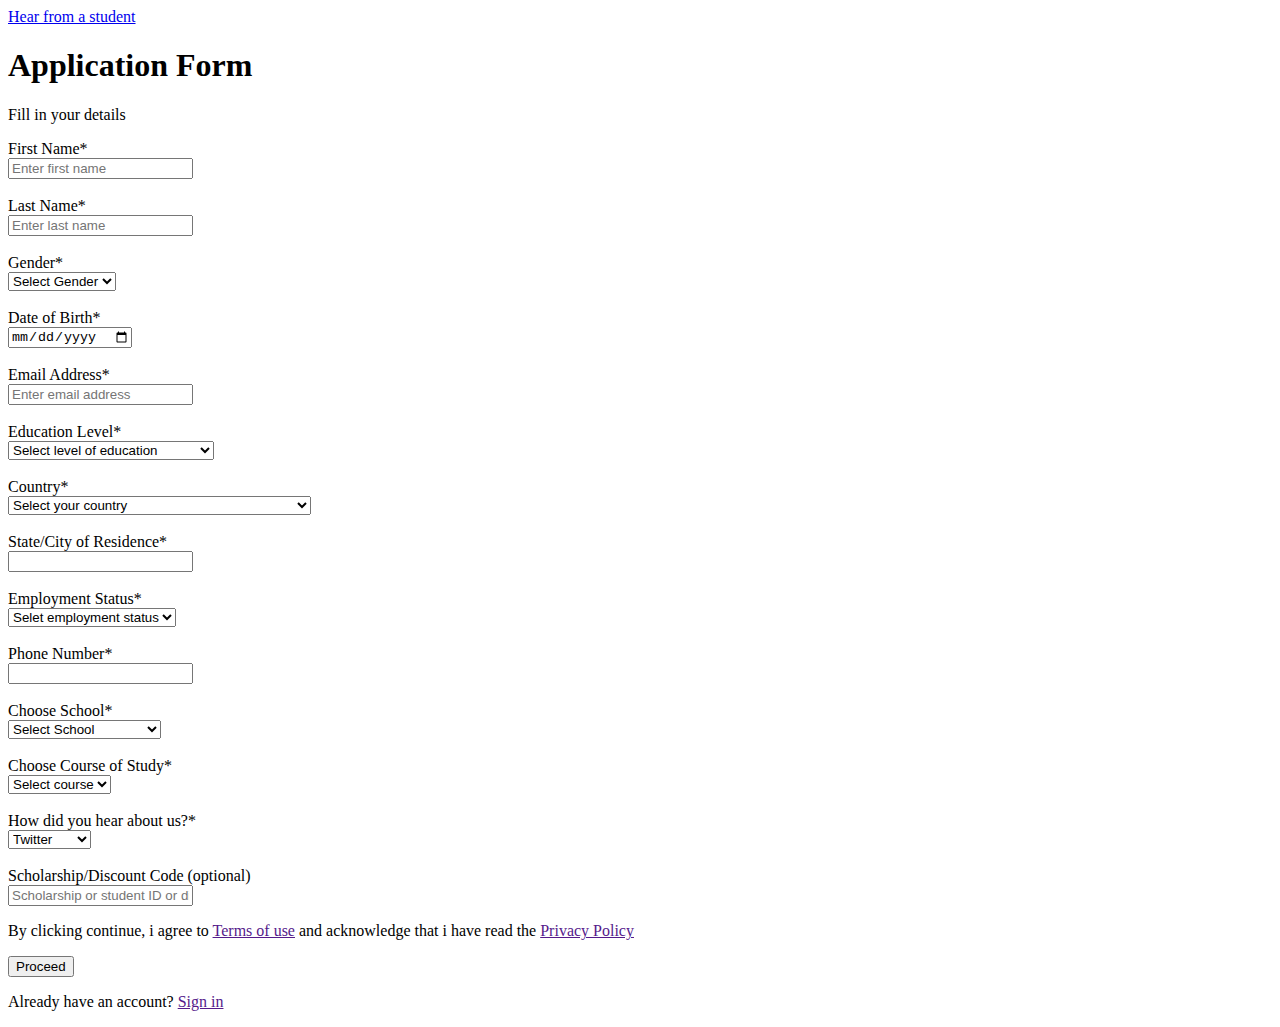
<file: Assignment-1/index.html>
<!DOCTYPE html>
<html lang="en">
  <head>
    <meta charset="UTF-8" />
    <meta http-equiv="X-UA-Compatible" content="IE=edge" />
    <meta name="viewport" content="width=device-width, initial-scale=1.0" />
    <meta name="description" content="Sign Up for AltSchool" />
    <title>Unlock Your Potential With AltSchool Africa - Sign up Now!</title>
  </head>

  <body>

    <a href="essay.html">Hear from a student</a>
    <h1>Application Form</h1>
    <p>Fill in your details</p>

    <form action="">
      <label for="firstName">First Name*</label><br />
      <input
        type="text"
        name="firstName"
        id="firstName"
        placeholder="Enter first name"
      /><br /><br />
      <label for="last-name">Last Name*</label><br />
      <input
        type="text"
        name="lastName"
        id="last-name"
        placeholder="Enter last name"
      /><br /><br />
      <label for="select-gender">Gender*</label><br />
      <select name="gender" id="select-gender">
        <option value="">Select Gender</option>
        <option value="female">Female</option>
        <option value="male">Male</option></select
      ><br /><br />
      <label for="dateOfBirth">Date of Birth*</label><br />
      <input type="date" name="dateOfBirth" id="dateOfBirth" /><br /><br />
      <label for="email">Email Address*</label><br />
      <input
        type="email"
        name="email"
        id="email"
        placeholder="Enter email address"
      /><br /><br />
      <label for="education-level">Education Level*</label><br />
      <select name="level" id="education-level">
        <option value="">Select level of education</option>
        <option value="Bsc">Bsc</option>
        <option value="Msc">Msc</option>
        <option value="Diploma">Diploma</option>
        <option value="Doctorate(PhD)">Doctorate(PhD)</option>
        <option value="High School/Secondary School">
          High School/Secondary School
        </option>
        <option value="Undergraduate">Undergraduate</option>
        <option value="Junior/Middle School">Junior/Middle School</option>
        <option value="Postgraduate">Postgraduate</option></select
      ><br /><br />
      <label for="country">Country*</label><br />
      <select id="country" name="select-country">
        <option>Select your country</option>
        <option value="AF">Afghanistan</option>
        <option value="AX">Aland Islands</option>
        <option value="AL">Albania</option>
        <option value="DZ">Algeria</option>
        <option value="AS">American Samoa</option>
        <option value="AD">Andorra</option>
        <option value="AO">Angola</option>
        <option value="AI">Anguilla</option>
        <option value="AQ">Antarctica</option>
        <option value="AG">Antigua and Barbuda</option>
        <option value="AR">Argentina</option>
        <option value="AM">Armenia</option>
        <option value="AW">Aruba</option>
        <option value="AU">Australia</option>
        <option value="AT">Austria</option>
        <option value="AZ">Azerbaijan</option>
        <option value="BS">Bahamas</option>
        <option value="BH">Bahrain</option>
        <option value="BD">Bangladesh</option>
        <option value="BB">Barbados</option>
        <option value="BY">Belarus</option>
        <option value="BE">Belgium</option>
        <option value="BZ">Belize</option>
        <option value="BJ">Benin</option>
        <option value="BM">Bermuda</option>
        <option value="BT">Bhutan</option>
        <option value="BO">Bolivia</option>
        <option value="BQ">Bonaire, Sint Eustatius and Saba</option>
        <option value="BA">Bosnia and Herzegovina</option>
        <option value="BW">Botswana</option>
        <option value="BV">Bouvet Island</option>
        <option value="BR">Brazil</option>
        <option value="IO">British Indian Ocean Territory</option>
        <option value="BN">Brunei Darussalam</option>
        <option value="BG">Bulgaria</option>
        <option value="BF">Burkina Faso</option>
        <option value="BI">Burundi</option>
        <option value="KH">Cambodia</option>
        <option value="CM">Cameroon</option>
        <option value="CA">Canada</option>
        <option value="CV">Cape Verde</option>
        <option value="KY">Cayman Islands</option>
        <option value="CF">Central African Republic</option>
        <option value="TD">Chad</option>
        <option value="CL">Chile</option>
        <option value="CN">China</option>
        <option value="CX">Christmas Island</option>
        <option value="CC">Cocos (Keeling) Islands</option>
        <option value="CO">Colombia</option>
        <option value="KM">Comoros</option>
        <option value="CG">Congo</option>
        <option value="CD">Congo, Democratic Republic of the Congo</option>
        <option value="CK">Cook Islands</option>
        <option value="CR">Costa Rica</option>
        <option value="CI">Cote D'Ivoire</option>
        <option value="HR">Croatia</option>
        <option value="CU">Cuba</option>
        <option value="CW">Curacao</option>
        <option value="CY">Cyprus</option>
        <option value="CZ">Czech Republic</option>
        <option value="DK">Denmark</option>
        <option value="DJ">Djibouti</option>
        <option value="DM">Dominica</option>
        <option value="DO">Dominican Republic</option>
        <option value="EC">Ecuador</option>
        <option value="EG">Egypt</option>
        <option value="SV">El Salvador</option>
        <option value="GQ">Equatorial Guinea</option>
        <option value="ER">Eritrea</option>
        <option value="EE">Estonia</option>
        <option value="ET">Ethiopia</option>
        <option value="FK">Falkland Islands (Malvinas)</option>
        <option value="FO">Faroe Islands</option>
        <option value="FJ">Fiji</option>
        <option value="FI">Finland</option>
        <option value="FR">France</option>
        <option value="GF">French Guiana</option>
        <option value="PF">French Polynesia</option>
        <option value="TF">French Southern Territories</option>
        <option value="GA">Gabon</option>
        <option value="GM">Gambia</option>
        <option value="GE">Georgia</option>
        <option value="DE">Germany</option>
        <option value="GH">Ghana</option>
        <option value="GI">Gibraltar</option>
        <option value="GR">Greece</option>
        <option value="GL">Greenland</option>
        <option value="GD">Grenada</option>
        <option value="GP">Guadeloupe</option>
        <option value="GU">Guam</option>
        <option value="GT">Guatemala</option>
        <option value="GG">Guernsey</option>
        <option value="GN">Guinea</option>
        <option value="GW">Guinea-Bissau</option>
        <option value="GY">Guyana</option>
        <option value="HT">Haiti</option>
        <option value="HM">Heard Island and Mcdonald Islands</option>
        <option value="VA">Holy See (Vatican City State)</option>
        <option value="HN">Honduras</option>
        <option value="HK">Hong Kong</option>
        <option value="HU">Hungary</option>
        <option value="IS">Iceland</option>
        <option value="IN">India</option>
        <option value="ID">Indonesia</option>
        <option value="IR">Iran, Islamic Republic of</option>
        <option value="IQ">Iraq</option>
        <option value="IE">Ireland</option>
        <option value="IM">Isle of Man</option>
        <option value="IL">Israel</option>
        <option value="IT">Italy</option>
        <option value="JM">Jamaica</option>
        <option value="JP">Japan</option>
        <option value="JE">Jersey</option>
        <option value="JO">Jordan</option>
        <option value="KZ">Kazakhstan</option>
        <option value="KE">Kenya</option>
        <option value="KI">Kiribati</option>
        <option value="KP">Korea, Democratic People's Republic of</option>
        <option value="KR">Korea, Republic of</option>
        <option value="XK">Kosovo</option>
        <option value="KW">Kuwait</option>
        <option value="KG">Kyrgyzstan</option>
        <option value="LA">Lao People's Democratic Republic</option>
        <option value="LV">Latvia</option>
        <option value="LB">Lebanon</option>
        <option value="LS">Lesotho</option>
        <option value="LR">Liberia</option>
        <option value="LY">Libyan Arab Jamahiriya</option>
        <option value="LI">Liechtenstein</option>
        <option value="LT">Lithuania</option>
        <option value="LU">Luxembourg</option>
        <option value="MO">Macao</option>
        <option value="MK">Macedonia, the Former Yugoslav Republic of</option>
        <option value="MG">Madagascar</option>
        <option value="MW">Malawi</option>
        <option value="MY">Malaysia</option>
        <option value="MV">Maldives</option>
        <option value="ML">Mali</option>
        <option value="MT">Malta</option>
        <option value="MH">Marshall Islands</option>
        <option value="MQ">Martinique</option>
        <option value="MR">Mauritania</option>
        <option value="MU">Mauritius</option>
        <option value="YT">Mayotte</option>
        <option value="MX">Mexico</option>
        <option value="FM">Micronesia, Federated States of</option>
        <option value="MD">Moldova, Republic of</option>
        <option value="MC">Monaco</option>
        <option value="MN">Mongolia</option>
        <option value="ME">Montenegro</option>
        <option value="MS">Montserrat</option>
        <option value="MA">Morocco</option>
        <option value="MZ">Mozambique</option>
        <option value="MM">Myanmar</option>
        <option value="NA">Namibia</option>
        <option value="NR">Nauru</option>
        <option value="NP">Nepal</option>
        <option value="NL">Netherlands</option>
        <option value="AN">Netherlands Antilles</option>
        <option value="NC">New Caledonia</option>
        <option value="NZ">New Zealand</option>
        <option value="NI">Nicaragua</option>
        <option value="NE">Niger</option>
        <option value="NG">Nigeria</option>
        <option value="NU">Niue</option>
        <option value="NF">Norfolk Island</option>
        <option value="MP">Northern Mariana Islands</option>
        <option value="NO">Norway</option>
        <option value="OM">Oman</option>
        <option value="PK">Pakistan</option>
        <option value="PW">Palau</option>
        <option value="PS">Palestinian Territory, Occupied</option>
        <option value="PA">Panama</option>
        <option value="PG">Papua New Guinea</option>
        <option value="PY">Paraguay</option>
        <option value="PE">Peru</option>
        <option value="PH">Philippines</option>
        <option value="PN">Pitcairn</option>
        <option value="PL">Poland</option>
        <option value="PT">Portugal</option>
        <option value="PR">Puerto Rico</option>
        <option value="QA">Qatar</option>
        <option value="RE">Reunion</option>
        <option value="RO">Romania</option>
        <option value="RU">Russian Federation</option>
        <option value="RW">Rwanda</option>
        <option value="BL">Saint Barthelemy</option>
        <option value="SH">Saint Helena</option>
        <option value="KN">Saint Kitts and Nevis</option>
        <option value="LC">Saint Lucia</option>
        <option value="MF">Saint Martin</option>
        <option value="PM">Saint Pierre and Miquelon</option>
        <option value="VC">Saint Vincent and the Grenadines</option>
        <option value="WS">Samoa</option>
        <option value="SM">San Marino</option>
        <option value="ST">Sao Tome and Principe</option>
        <option value="SA">Saudi Arabia</option>
        <option value="SN">Senegal</option>
        <option value="RS">Serbia</option>
        <option value="CS">Serbia and Montenegro</option>
        <option value="SC">Seychelles</option>
        <option value="SL">Sierra Leone</option>
        <option value="SG">Singapore</option>
        <option value="SX">Sint Maarten</option>
        <option value="SK">Slovakia</option>
        <option value="SI">Slovenia</option>
        <option value="SB">Solomon Islands</option>
        <option value="SO">Somalia</option>
        <option value="ZA">South Africa</option>
        <option value="GS">South Georgia and the South Sandwich Islands</option>
        <option value="SS">South Sudan</option>
        <option value="ES">Spain</option>
        <option value="LK">Sri Lanka</option>
        <option value="SD">Sudan</option>
        <option value="SR">Suriname</option>
        <option value="SJ">Svalbard and Jan Mayen</option>
        <option value="SZ">Swaziland</option>
        <option value="SE">Sweden</option>
        <option value="CH">Switzerland</option>
        <option value="SY">Syrian Arab Republic</option>
        <option value="TW">Taiwan, Province of China</option>
        <option value="TJ">Tajikistan</option>
        <option value="TZ">Tanzania, United Republic of</option>
        <option value="TH">Thailand</option>
        <option value="TL">Timor-Leste</option>
        <option value="TG">Togo</option>
        <option value="TK">Tokelau</option>
        <option value="TO">Tonga</option>
        <option value="TT">Trinidad and Tobago</option>
        <option value="TN">Tunisia</option>
        <option value="TR">Turkey</option>
        <option value="TM">Turkmenistan</option>
        <option value="TC">Turks and Caicos Islands</option>
        <option value="TV">Tuvalu</option>
        <option value="UG">Uganda</option>
        <option value="UA">Ukraine</option>
        <option value="AE">United Arab Emirates</option>
        <option value="GB">United Kingdom</option>
        <option value="US">United States</option>
        <option value="UM">United States Minor Outlying Islands</option>
        <option value="UY">Uruguay</option>
        <option value="UZ">Uzbekistan</option>
        <option value="VU">Vanuatu</option>
        <option value="VE">Venezuela</option>
        <option value="VN">Viet Nam</option>
        <option value="VG">Virgin Islands, British</option>
        <option value="VI">Virgin Islands, U.s.</option>
        <option value="WF">Wallis and Futuna</option>
        <option value="EH">Western Sahara</option>
        <option value="YE">Yemen</option>
        <option value="ZM">Zambia</option>
        <option value="ZW">Zimbabwe</option></select
      ><br /><br />
      <label for="cityOfResidence">State/City of Residence*</label><br />
      <input
        type="text"
        name="cityOfResidence"
        id="cityOfResidence"
      /><br /><br />
      <label for="employment-status">Employment Status*</label><br />
      <select name="employment" id="employment-status">
        <option value="">Selet employment status</option>
        <option value="employed">employed</option>
        <option value="unemployed">unemployed</option>
        <option value="self-employed">self-employed</option></select
      ><br /><br />
      <label for="phoneNumber">Phone Number*</label><br />
      <input type="number" name="phoneNumber" id="phoneNumber" /><br /><br />
      <label for="choose-school">Choose School*</label><br />
      <select name="school" id="choose-school">
        <option value="">Select School</option>
        <option value="schoolOfEngineering">School of Engineering</option>
        <option value="schoolOfData">School of Data</option>
        <option value="schoolOfProduct">School of Product</option></select
      ><br /><br />
      <label for="choose-course">Choose Course of Study*</label><br />
      <select name="course" id="choose-course">
        <option value="selectCourse">Select course</option></select
      ><br /><br />
      <label for="select-channel">How did you hear about us?*</label><br />
      <select name="channel" id="select-channel">
        <option value="twitter">Twitter</option>
        <option value="facebook">Facebook</option>
        <option value="linkedin">Linkedin</option>
        <option value="youtube">YouTube</option>
        <option value="whatsapp">Whatsapp</option>
        <option value="friend">Friend</option>
        <option value="billboard">Billboard</option>
        <option value="instagram">Instagram</option>
        <option value="other">Other</option></select
      ><br /><br />
      <label for="discountCode">Scholarship/Discount Code (optional)</label
      ><br />
      <input
        type="text"
        name="discountCode"
        id="discountCode"
        placeholder="Scholarship or student ID or discount codes"
      />
    </form>

    <p>
      By clicking continue, i agree to <a href="">Terms of use</a> and
      acknowledge that i have read the <a href="">Privacy Policy</a>
    </p>
    <button type="submit">Proceed</button>
    <p>Already have an account? <a href="">Sign in</a></p>
  </body>
</html>
</file>
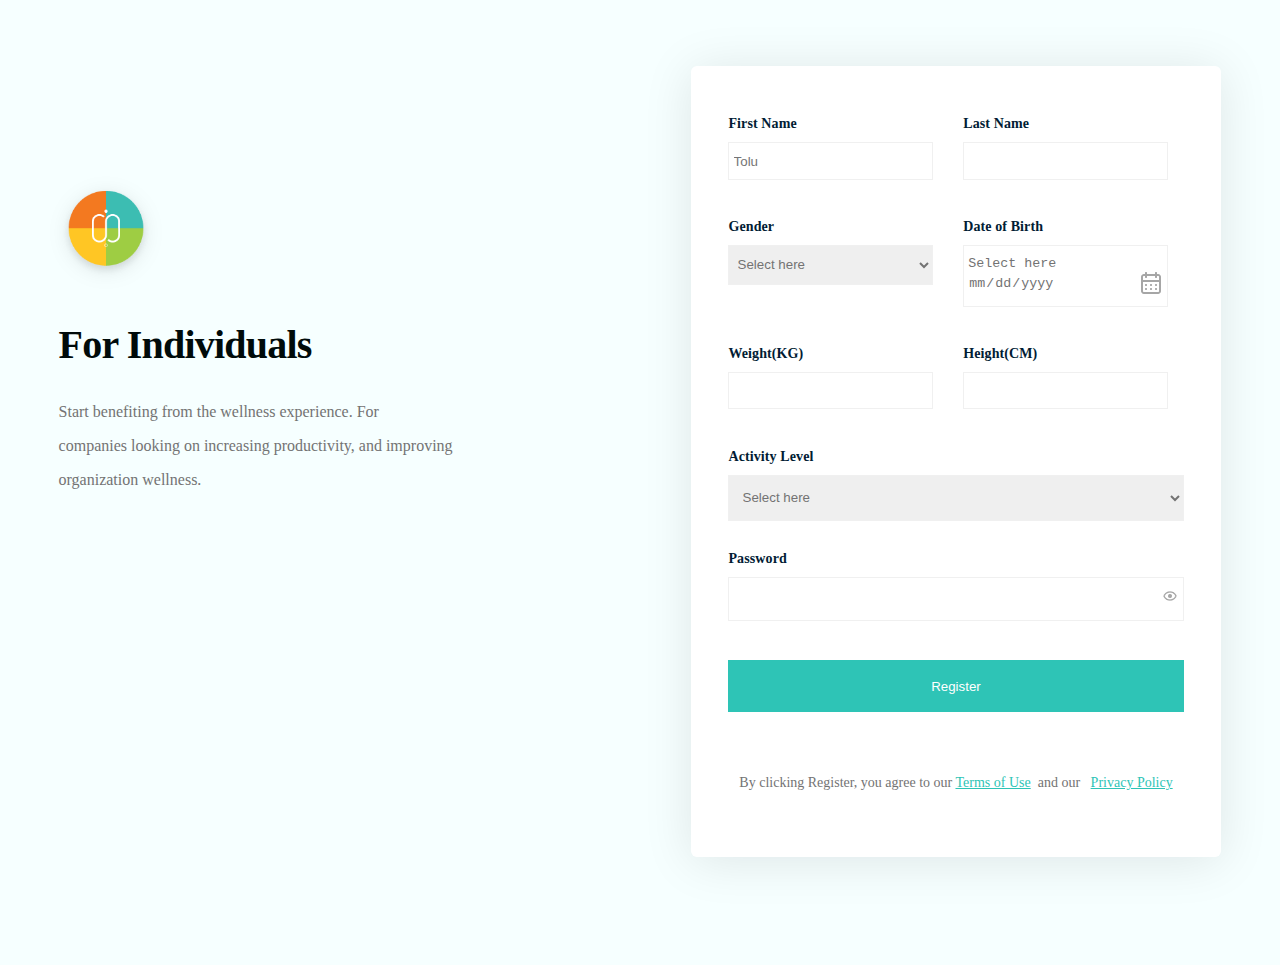
<file: Assignment-2/index.html>
<!DOCTYPE html>
<html lang="en">
  <head>
    <meta charset="UTF-8" />
    <meta name="viewport" content="width=device-width, initial-scale=1.0" />
    <meta name="description" content="Sign up to start your productivity and wellness journey">

    <link rel="stylesheet" href="styles.css" />

    <title>The Wellness Experience</title>
  </head>

  <body>
    <div class="container">
      <section class="details-section">
        <img src="images/Logo.png" alt="" class="logo-img" />
        <h2 class="details-header">For Individuals</h2>
        <div class="details-text">
          <p>Start benefiting from the wellness experience. For</p>
          <p>companies looking on increasing productivity, and improving</p>
          <p>organization wellness.</p>
        </div>
        <div class="details-text-hidden">
          <p>Inspiring wholesome harmony for the mind,</p>
          <p>body and spirit, for everyone, everywhere.</p>
        </div>
      </section>

      <section class="sign-up-section">
        <div
          class="names-section sign-up-section-items sign-up-section-items-grid section-items-margin"
        >
          <div class="first-name">
            <label for="first-name" class="first-name-label sign-up-label"
              >First Name</label
            >
            <input
              type="text"
              name="first-name"
              id="first-name"
              placeholder="Tolu"
              class="first-name-input top-grid-input"
            />
          </div>
          <div class="last-name">
            <label for="last-name" class="last-name-label sign-up-label label-mobile"
              >Last Name</label
            >
            <input
              type="text"
              name="last-name"
              id="last-name"
              class="last-name-input top-grid-input"
            />
          </div>
        </div>
        <div
          class="gender-and-DOB sign-up-section-items sign-up-section-items-grid section-items-margin"
        >
          <div class="gender">
            <label for="gender-select" class="sign-up-label">Gender</label>
            <select name="gender" id="gender-select" class="top-grid-input">
              <option value="">Select here</option>
              <option value="female">Female</option>
              <option value="male">Male</option>
              <option value="other">Other</option>
            </select>
          </div>
          <div class="dob">
            <label for="dob" class="sign-up-label label-mobile">Date of Birth</label>
            <input
              type="date"
              name=""
              id="dob"
              placeholder="Select here"
              class="top-grid-input"
            />
          </div>
        </div>
        <div
          class="weight-and-height sign-up-section-items sign-up-section-items-grid section-items-margin"
        >
          <div class="weight">
            <label for="weight" class="sign-up-label">Weight(KG)</label>
            <input
              type="number"
              name="weight"
              id="weight"
              class="top-grid-input"
            />
          </div>
          <div class="height">
            <label for="height" class="sign-up-label label-mobile">Height(CM)</label>
            <input
              type="number"
              name="height"
              id="height"
              class="top-grid-input"
            />
          </div>
        </div>
        <div
          class="activity-level-and-password sign-up-section-items section-items-margin"
        >
          <div class="activity-level">
            <label for="activity-level-select" class="sign-up-label"
              >Activity Level</label
            >
            <select
              name="activity-level"
              id="activity-level-select"
              class="bottom-grid-input activity-level-select"
            >
              <option value="">Select here</option>
              <option value="low">Low</option>
              <option value="moderate">Moderate</option>
              <option value="high">High</option>
            </select>
          </div>
          <div class="password section-items-margin">
            <label for="password" class="sign-up-label">Password</label>
            <input
              type="password"
              name="password"
              id="password"
              class="bottom-grid-input"
            />
          </div>
        </div>
        <div class="sign-up-button">
          <button type="submit">Register</button>
        </div>
        <div class="footer">
          <p class="top-grid-input">
            By clicking Register, you agree to our
            <a href="/" class="footer-link">Terms of Use</a
            ><span>&nbsp;&nbsp;</span><span>and our &nbsp;</span>
            <a href="/" class="footer-link"> Privacy Policy</a>
          </p>
        </div>
      </section>
    </div>
  </body>
</html>
</file>
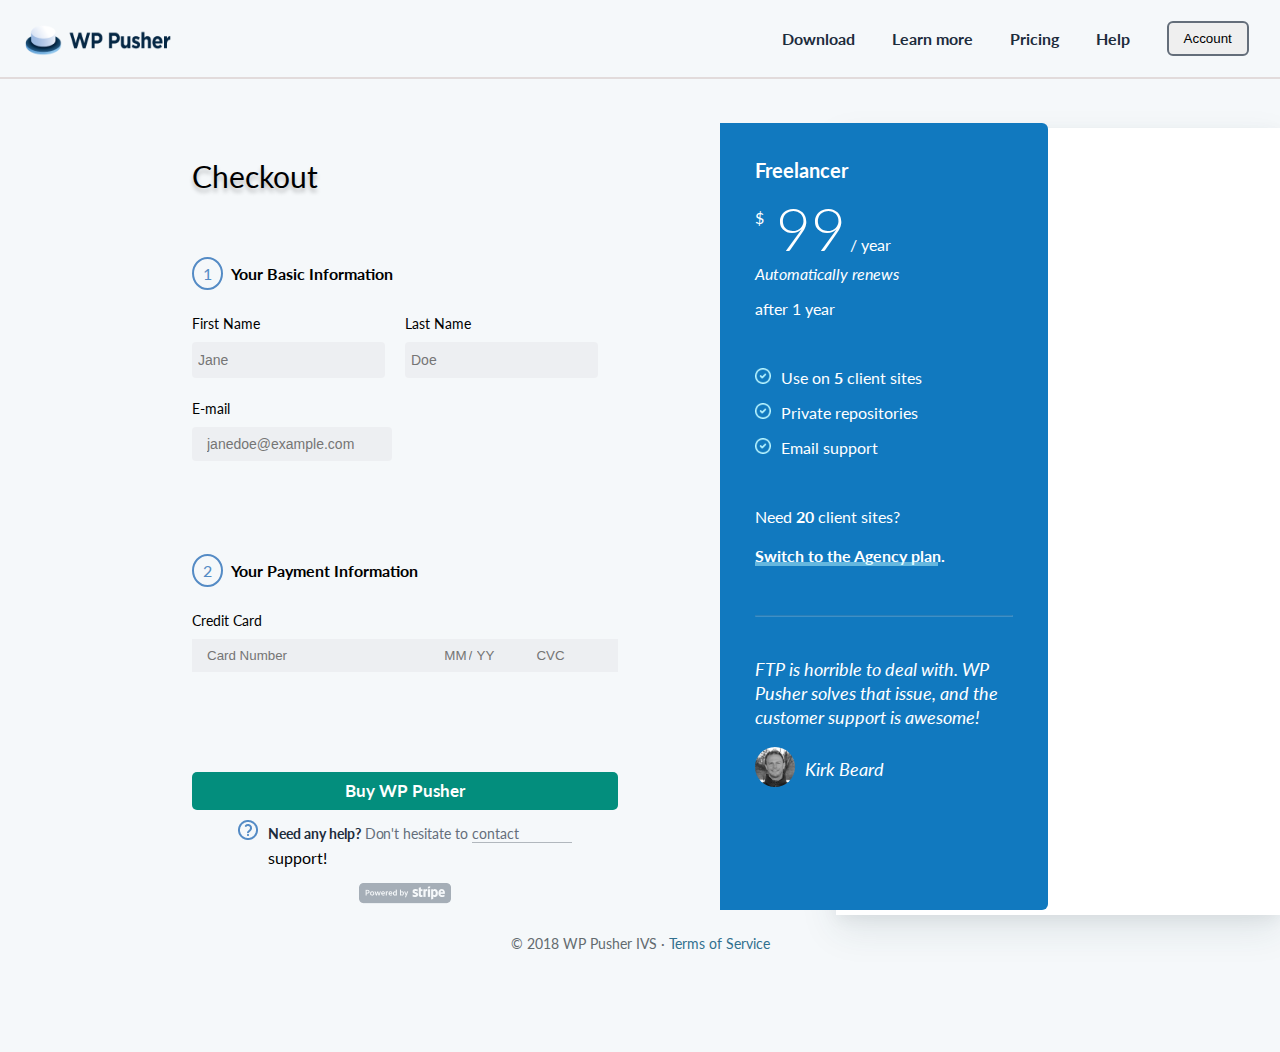
<file: Assignment-3/index.html>
<!DOCTYPE html>
<html lang="en">

<head>
    <meta charset="UTF-8">
    <meta name="viewport" content="width=device-width, initial-scale=1.0">
    <meta name="description" content="Sign Up for WP Pusher">
    <title>WP Pusher</title>

    <link rel="preconnect" href="https://fonts.googleapis.com">
    <link rel="preconnect" href="https://fonts.gstatic.com" crossorigin>
    <link href="https://fonts.googleapis.com/css2?family=Lato:wght@100;300;400;700&display=swap" rel="stylesheet">
    
    <link rel="stylesheet" href="styles.css">
</head>

<body>

    <section class="header">
        <div class="logo">
            <img src="images/wppusher-logo copy.png" alt="" class="logo-image">
        </div>
        <div class="nav-items">
            <div class="nav-item"><p class="nav-item-link">Download</p></div>
            <div class="nav-item"><p class="nav-item-link">Learn more</p></div>
            <div class="nav-item"><p class="nav-item-link">Pricing</p></div>
            <div class="nav-item"><p class="nav-item-link">Help</p></div>
            <div class="nav-item"><a href=""><button class="nav-button">Account</button></a></div>
        </div>
    </section>

    <section class="content">
        <div class="checkout-container">
            <div class="checkout">
                <h3>Checkout</h3>

                <form action="#">
                    <div class="form-section">
                        <p class="form-section-item "><span>1</span> Your Basic Information</p>
                        <div class="name-section">
                            <div class="name-section-item">
                                <label for="first-name">First Name</label><br>
                                <input type="text" name="first-name" id="first-name" placeholder="Jane">
                            </div>
                            <div class="name-section-item">
                                <label for="last-name">Last Name</label><br>
                                <input type="text" name="last-name" id="last-name" placeholder="Doe">
                            </div>
                        </div>
                        <div class="email-section">
                            <label for="email">E-mail</label><br>
                            <input type="email" name="email" id="email" placeholder="janedoe@example.com">
                        </div>
                    </div>
                    <div class="form-section">
                        <p class="form-section-item"><span>2</span> Your Payment Information</p>
                        <label for="card-month">Credit Card</label>
                        <div class="card-details">
                            <input class="card-number" type="number" name="" id="" placeholder="Card Number">
                            <input class="card-month" type="number" name="" id="card-month" placeholder="MM">
                            <input class="card-slash" id="card-slash" placeholder="/" disabled>
                            <input class="card-year" type="number" name="card-year" id="card-year" placeholder="YY">
                            <input class="card-cvc" type="number" name="" id="" placeholder="CVC">
                        </div>
                    </div>
                    <div class="form-section">
                        <button type="submit" class="checkout-button">Buy WP Pusher</button>
                    </div>
                </form>

                <div class="checkout-footer">
                    <div class="checkout-footer-top">
                        <div class="checkout-footer-top1">
                            <div class="checkout-image"><img src="images/Mask.png" alt=""></div>
                            <div></div>
                        </div>
                        <div class="checkout-footer-top2">
                            <p class="checkout-footer-top-text1">
                                <span class="checkout-need-help">Need any help?</span>
                                <span class="checkout-hesitate">Don't hesitate to</span>
                                <span class="checkout-hesitate checkout-contact">contact</span>
                            </p>
                            <p class="checkout-footer-top-text2">support!</p>
                        </div>

                    </div>
                    <div class="checkout-footer-bottom">
                        <img src="images/Shape.png" alt="">
                    </div>
                </div>

            </div>

            <div class="checkout-details-container">
                <div class="checkout-white">
                    <div class="checkout-blue">
                        <div class="checkout-details">
                            <div class="checkout-details-top">
                                <p class="checkout-freelancer">Freelancer</p>
                        
                                <div class="checkout-dollar-99-year">
                                    <p>
                                        <span class="checkout-dollar">$</span>
                                    <p class="checkout-99-year">
                                        <span class="checkout-99">99</span>
                                        <span class="checkout-year">/ year</span>
                                    </p>
                                    </p>
                                </div>
                        
                                <p class="checkout-renew">Automatically renews</p>
                                <p>after 1 year</p>
                            </div>
                        
                            <div class="checkout-details-middle">
                                <div class="checkout-tick-items">
                                    <p class="checkout-client"><span><img src="images/Combined Shape.png" alt=""
                                                class="checkout-tick"></span>Use on <span class="
                                                checkout-bold">5</span> client sites</p>
                                    <p class="checkout-private"><span><img src="images/Combined Shape.png" alt=""
                                                class="checkout-tick"></span>Private repositories</p>
                                    <p class="checkout-support"><span><img src="images/Combined Shape.png" alt=""
                                                class="checkout-tick"></span>Email support</p>
                                </div>
                        
                                <p>Need <span class="checkout-bold">20</span> client sites?</p>
                                <p class="checkout-agency checkout-bold">Switch to the Agency plan.</p>
                            </div>
                        
                            <hr class="divider">
                        
                        
                            <blockquote cite="/" class="checkout-details-bottom">
                                <p class="quote">FTP is horrible to deal with. <span>WP Pusher</span> solves that issue, and the customer
                                    support
                                    is awesome!</p>
                                <div class="quote-flex">
                                    <p><span><img src="images/Bitmap.png" alt="" class="quote-image"></span></p>
                                    <p>Kirk Beard</p>
                                </div>
                            </blockquote>
                        </div>
                    </div>
                </div>
            </div>

        </div>
    </section>

    <section>
        <p class="footer-year">© 2018 WP Pusher IVS · <span class="footer-terms"> Terms of Service</span></p>
    </section>

</body>

</html>
</file>
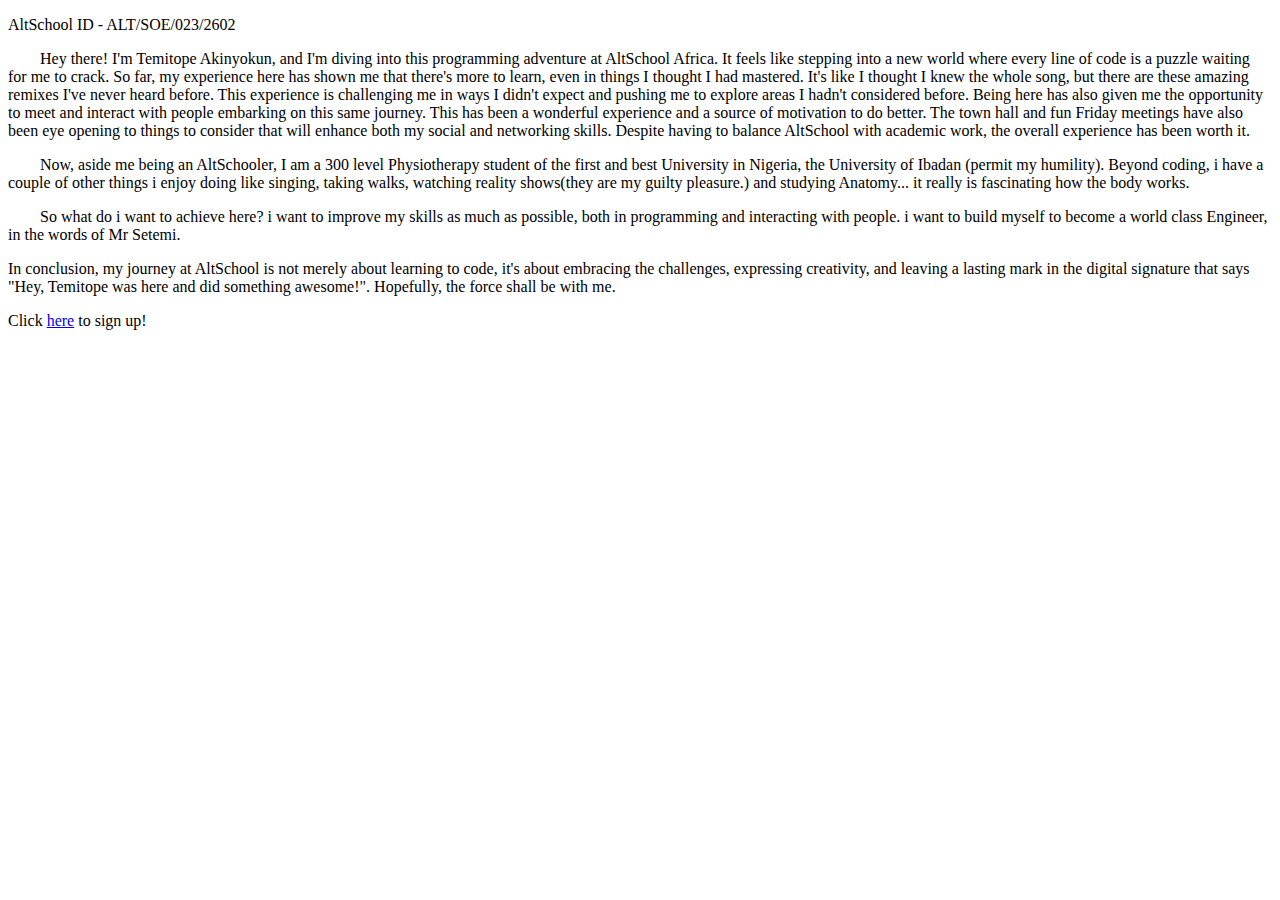
<file: Assignment-1/essay.html>
<!DOCTYPE html>
<html lang="en">
  <head>
    <meta charset="UTF-8" />
    <meta http-equiv="X-UA-Compatible" content="IE=edge" />
    <meta name="viewport" content="width=device-width, initial-scale=1.0" />
    <title>All You Need to Know About Temi</title>
  </head>

  <body>
    <p>AltSchool ID - ALT/SOE/023/2602</p>
    <p>
      &nbsp; &nbsp;&nbsp;&nbsp;&nbsp;&nbsp; Hey there! I'm Temitope Akinyokun,
      and I'm diving into this programming adventure at AltSchool Africa. It
      feels like stepping into a new world where every line of code is a puzzle
      waiting for me to crack. So far, my experience here has shown me that
      there's more to learn, even in things I thought I had mastered. It's like
      I thought I knew the whole song, but there are these amazing remixes I've
      never heard before. This experience is challenging me in ways I didn't
      expect and pushing me to explore areas I hadn't considered before. Being
      here has also given me the opportunity to meet and interact with people
      embarking on this same journey. This has been a wonderful experience and a
      source of motivation to do better. The town hall and fun Friday meetings
      have also been eye opening to things to consider that will enhance both my
      social and networking skills. Despite having to balance AltSchool with
      academic work, the overall experience has been worth it.
    </p>
    <p>
      &nbsp; &nbsp;&nbsp;&nbsp;&nbsp;&nbsp; Now, aside me being an AltSchooler,
      I am a 300 level Physiotherapy student of the first and best University in
      Nigeria, the University of Ibadan (permit my humility). Beyond coding, i
      have a couple of other things i enjoy doing like singing, taking walks,
      watching reality shows(they are my guilty pleasure.) and studying
      Anatomy... it really is fascinating how the body works.
    </p>
    <p>
      &nbsp; &nbsp;&nbsp;&nbsp;&nbsp;&nbsp; So what do i want to achieve here? i
      want to improve my skills as much as possible, both in programming and
      interacting with people. i want to build myself to become a world class
      Engineer, in the words of Mr Setemi.
    </p>
    <p>
      In conclusion, my journey at AltSchool is not merely about learning to
      code, it's about embracing the challenges, expressing creativity, and
      leaving a lasting mark in the digital signature that says "Hey, Temitope
      was here and did something awesome!". Hopefully, the force shall be with
      me.
    </p>
    <p>Click <a href="index.html">here</a> to sign up!</p>
  </body>
</html>
</file>
<file: Assignment-2/styles.css>
body {
    background-color: #f6ffff;
}

.container  {
    padding-top: 3%;
    padding-bottom: 100px;
    justify-content: center;
    display: flex;
}

.logo-img {
    width: 15%;
    height: fit-content;
    margin-top: 8%;
    filter: drop-shadow(0px 4px 10px rgba(0, 0, 0, 0.10));
}

.details-section {
    width: 50%;
    padding-top: 7%;
}

.details-header {
    color: #000B0A;
    font-size: 40px;
    font-weight: 700;
    line-height: 50px;
    letter-spacing: -0.8px;
    font-style: normal;
}

.details-text {
    color: #737373;
    font-size: 16px;
    font-weight: 400;
    font-style: normal;
}

.sign-up-section { 
    width: 40%;
    background: #FFF;
    box-shadow: 0px 4px 50px 0px rgba(4, 8, 19, 0.10);
    border-radius: 6px;
    padding: 2% 1%;
    min-width: 380px;
    margin-top: 20px;
}

.sign-up-section > div {
    padding-top: 5%;
    padding-left: 5%;
    padding-right: 5%;
}

.sign-up-section-items > div {
    display: flex;
    flex-direction: column;
}
.sign-up-section-items-grid {
    display: grid;
    grid-template-columns: 45% 45%;
    grid-column-gap: 30px;
}

.sign-up-label {
    color: #011C34;
    font-size: 14px;
    font-weight: 600;
    line-height: normal;
    letter-spacing: 0.1px;
    font-style: normal;
    width: fit-content;
}

.section-items-margin {
    margin-bottom: 14px;
}

.top-grid-input {
    padding: 5% 2%;
    border: 1px solid #F0F0F0;
    text-align: left;
    margin-top: 10px;
    color: #737373;
    
}

.dob-input {
    width: 90%;
    padding: 5% 2%;
    margin-top: 10px;
    border: 1px solid #F0F0F0;
}

.activity-level-select {
    margin-bottom: 30px;
}

.bottom-grid-input {
   padding: 3% 2%;
   border: 1px solid #F0F0F0;
   color: #737373;
   margin-top: 10px;
}

input:hover {
    border-color: #2EC4B6;
}

input:focus, select:focus {
    border-color: #1c867c;
    outline: unset;
}

.sign-up-button > button {
    color: #FFF;
    border: none;
    background-color: #2EC4B6;
    width: 100%;
    padding: 4%;
    
}
.sign-up-button > button:hover {
    filter: drop-shadow(0px 10px 40px rgba(0, 0, 0, 0.10));
}

.footer-link {
    color: #2EC4B6;
}

.footer > p {
    font-size: 14px;
    border-style: none;
    line-height: 25px;
    text-align: center;
}

input[type="date"]::-webkit-calendar-picker-indicator {
    background: url(images/u_a_calendar-alt.png) no-repeat;
    width: 20px;
    height: 20px;
}

input[type="date"]:before {
    color: #737373;
    content: attr(placeholder);
    margin-right: -40em;
}

input[id="password"] {
    background-image: url(images/show.png);
    background-position: 99% 10px; 
    background-repeat: no-repeat;
}

.details-text-hidden {
    display: none;
}

@media  screen and (min-width: 550px) and (max-width: 913px)  {
    input[type="date"]::-webkit-calendar-picker-indicator {
    width: 20%;
    }
}

@media (max-width: 550px), screen and (orientation: portrait) {
   .details-text-hidden {
        display: block;
        color: #737373;
        font-size: 16px;
        font-weight: 400;
        font-style: normal;
        width: 100%;
    }

   .details-text {
        display: none;
    }

    .container {
        padding-left: 7%;
        flex-direction: column;
    }

    .container > section {
        width: 90%;
    }

    .sign-up-section-items-grid {
        display: flex;
        flex-direction: column;
    }

    .label-mobile {
        margin-top: 25px;
    }

    .bottom-grid-input {
        padding: 5% 2%;
    }
}
</file>
<file: Assignment-3/styles.css>
body {
    font-family: 'Lato', sans-serif;
    background-color: #F5F8FA;
    margin: 0;
}

.header {
    padding: 1%;
    border-bottom: 2px solid rgb(226, 219, 219);
    display: flex;
    justify-content: space-between;
}

.logo {
    width: 40%;
}

.logo-image {
    height: 34px;
    width: 150px;
    margin-top: 10px;
    margin-left: 10px;
}

.nav-items {
    width: 49%;
    display: flex;
    align-items: center;
    justify-content: flex-end;
    font-size: 12px;
}

.nav-items>.nav-item {
    padding: 0 3%;
}

.nav-item-link {
    font-size: 16px;
    text-decoration: none;
    color: #1D2C3C;
    font-weight: 700;
}

.nav-button {
    border-radius: 6px;
    border: 2px solid #646E7A;
    padding: 8px 15px;
}

.content {
    padding-left: 15%;
}

.checkout-container {
    display: flex;
    margin-top: 49px;
    width: 100%;
}

.checkout {
    width: 50%;
}

h3 {
    text-shadow: 0px 4px 4px rgba(0, 0, 0, 0.25);
    font-weight: 400;
    font-size: 30px;
    margin-bottom: 70px;
}

.form-section:nth-child(1) {
    margin-bottom: 100px;
}

.form-section-item {
    font-weight: 700;
    font-size: 16px;
    margin-bottom: 30px;
}

.form-section-item>span {
    color: #548BC5;
    padding: 5px 9px;
    border-radius: 100%;
    border: 2px solid #548BC5;
    font-weight: 400;
    margin-right: 5px;
}

.name-section {
    margin-bottom: 20px;
    display: flex;
    justify-content: space-between;
}

.name-section-item {
    padding-right: 20px;
}

.name-section-item>label {
    font-weight: 400;
    font-size: 14px;
}

.name-section-item>input {
    margin-top: 10px;
    border: none;
    border-radius: 4px;
    background: #EDEFF2;
    padding: 10px 6px;
    color: #646E7A;
    font-weight: 400;
    font-size: 14px;
}

.email-section>label {
    font-weight: 400;
    font-size: 14px;
}

.email-section>input {
    width: 40%;
    margin-top: 10px;
    border: none;
    border-radius: 4px;
    background: #EDEFF2;
    padding: 9px 15px;
    color: #646E7A;
    font-weight: 400;
    font-size: 14px;
}

/* Chrome, Safari, Edge, Opera */
input::-webkit-outer-spin-button,
input::-webkit-inner-spin-button {
    -webkit-appearance: none;
    margin: 0;
}

.card-details {
    margin-top: 10px;
    display: flex;
}

.form-section>label {
    font-weight: 400;
    font-size: 14px;
}

.card-details>input {
    background-color: #EDEFF2;
    border: 0;
    padding: 9px 15px;
}

.card-details:nth-child(2) {
    text-align: end;
}

.checkout-details-container {
    width: 100%;
    border-radius: 6px;
    background: #F5F8FA;
    display: flex;
    padding-left: 20%;
}

.checkout-white {
    background-color: white;
    box-shadow: 0px 5px 15px 0px rgba(0, 0, 0, 0.05), 0px 15px 35px 0px rgba(43, 64, 78, 0.10);
}

.checkout-details {
    border-radius: 0px 6px 6px 0px;
    background: #1179BF;
    width: 58%;
    position: relative;
    bottom: 5px;
    right: 26%;
}

.checkout-details-top>p:nth-child(3) {
    font-style: italic;
}

.card-details>div {
    background-color: #EDEFF2;
    color: #646E7A;
}

.card-number {
    width: 60%;
}

.card-month {
    width: 9%;
    text-align: end;
}

#card-month {
    padding-right: 0;
}

#card-year {
    padding-left: 0;
}

.card-year {
    width: 9%;
}

.card-cvc {
    width: 20%;
}

#card-slash {
    width: 6px;
    padding: 2px;
}

.checkout-button {
    width: 100%;
    border-radius: 5px;
    background: #038E7D;
    color: #FFF;
    font-weight: 700;
    font-size: 17px;
    margin-top: 100px;
    padding: 2% 5%;
    border: none;
    font-family: Lato;
    margin-bottom: 10px;
}

.checkout-footer {
    display: flex;
    flex-direction: column;
    align-items: center;
}

.checkout-footer-top {
    display: flex;
}

.checkout-footer-top-text1 {
    margin-top: 3px;
    margin-bottom: 0;
}

.checkout-footer-top-text2 {
    margin-top: 5px;
}

.checkout-footer-top2 {
    margin-left: 10px;
}

.checkout-need-help {
    color: #1D2C3C;
    font-family: Lato;
    font-size: 14px;
    font-style: normal;
    font-weight: 700;
    line-height: normal;
    letter-spacing: -0.01px;
}

.checkout-hesitate {
    color: #646E7A;
    font-family: Lato;
    font-size: 14px;
    font-style: normal;
    font-weight: 400;
    line-height: normal;
    letter-spacing: -0.01px;
}

.checkout-contact {
    display: inline-block;
    width: 100px;
    border-bottom: 1px solid #646e7a78;
}

.checkout-details {
    color: #FFF;
    padding: 15px 35px 100px;
}

.checkout-freelancer {
    color: #FFF;
    font-size: 20px;
    font-weight: 700;
    line-height: normal;
    margin-bottom: 10px;
}

.checkout-dollar {
    font-size: 16px;
}

.checkout-99 {
    color: #FFF;
    font-family: Lato;
    font-size: 60px;
    font-style: normal;
    font-weight: 300;
    line-height: normal;
    letter-spacing: -0.015px;
}

.checkout-dollar-99-year {
    display: flex;
    margin-bottom: 0;
}

.checkout-99-year {
    margin-top: 0;
    margin-bottom: 0;
    margin-left: 12px
}

.checkout-renew {
    margin-top: 0;
    margin-bottom: 0;
    font-style: italic;
}

.checkout-details-middle {
    font-size: 16px;
}

.checkout-tick-items {
    margin-top: 50px;
    margin-bottom: 50px;
}

.checkout-tick {
    margin-right: 10px;
    height: 16px;
}

.checkout-bold {
    font-weight: 700;
}

.checkout-agency {
    margin-bottom: 50px;
}

.checkout-agency:before {
    position: relative;
    display: block;
    width: 183px;
    top: 20px;
    border-bottom: 4px solid #B9F5FF;
    opacity: 0.5036;
    content: '';
}

hr {
    opacity: 0.2005;
    background: #FFF;
}

blockquote {
    margin: 40px 0 0 0;
}

.checkout-details-bottom {
    line-height: 24px;
    font-style: italic;
    font-size: 18px;
    margin-top: 40px;
}

.quote-flex {
    display: flex;
    align-items: center;
    gap: 10px;
}

.quote {
    margin-bottom: 0;
}

.quote-image {
    border-radius: 100%;
}

.footer-year {
    color: #636B6F;
    text-align: center;
    font-size: 14px;
    margin-top: 20px;
    margin-bottom: 100px;
}

.footer-terms {
    color: #31708F;
}
</file>
